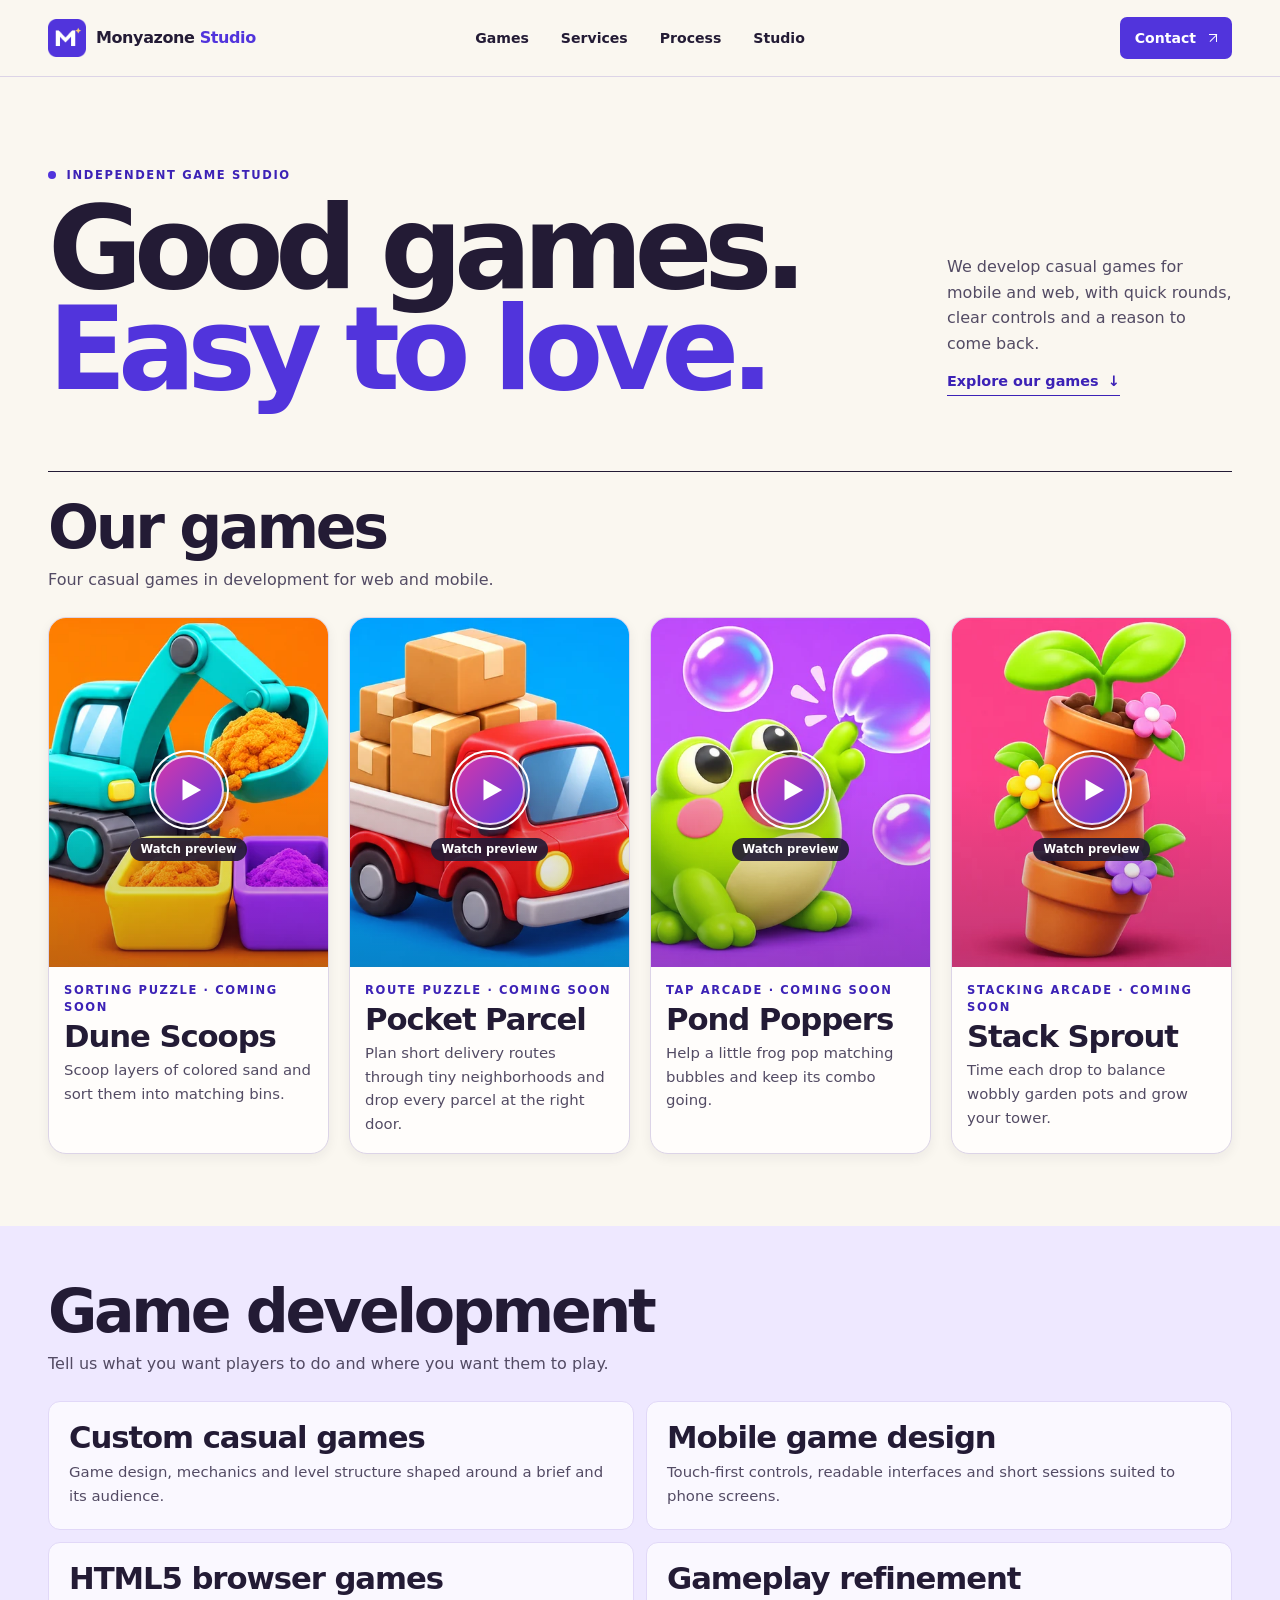
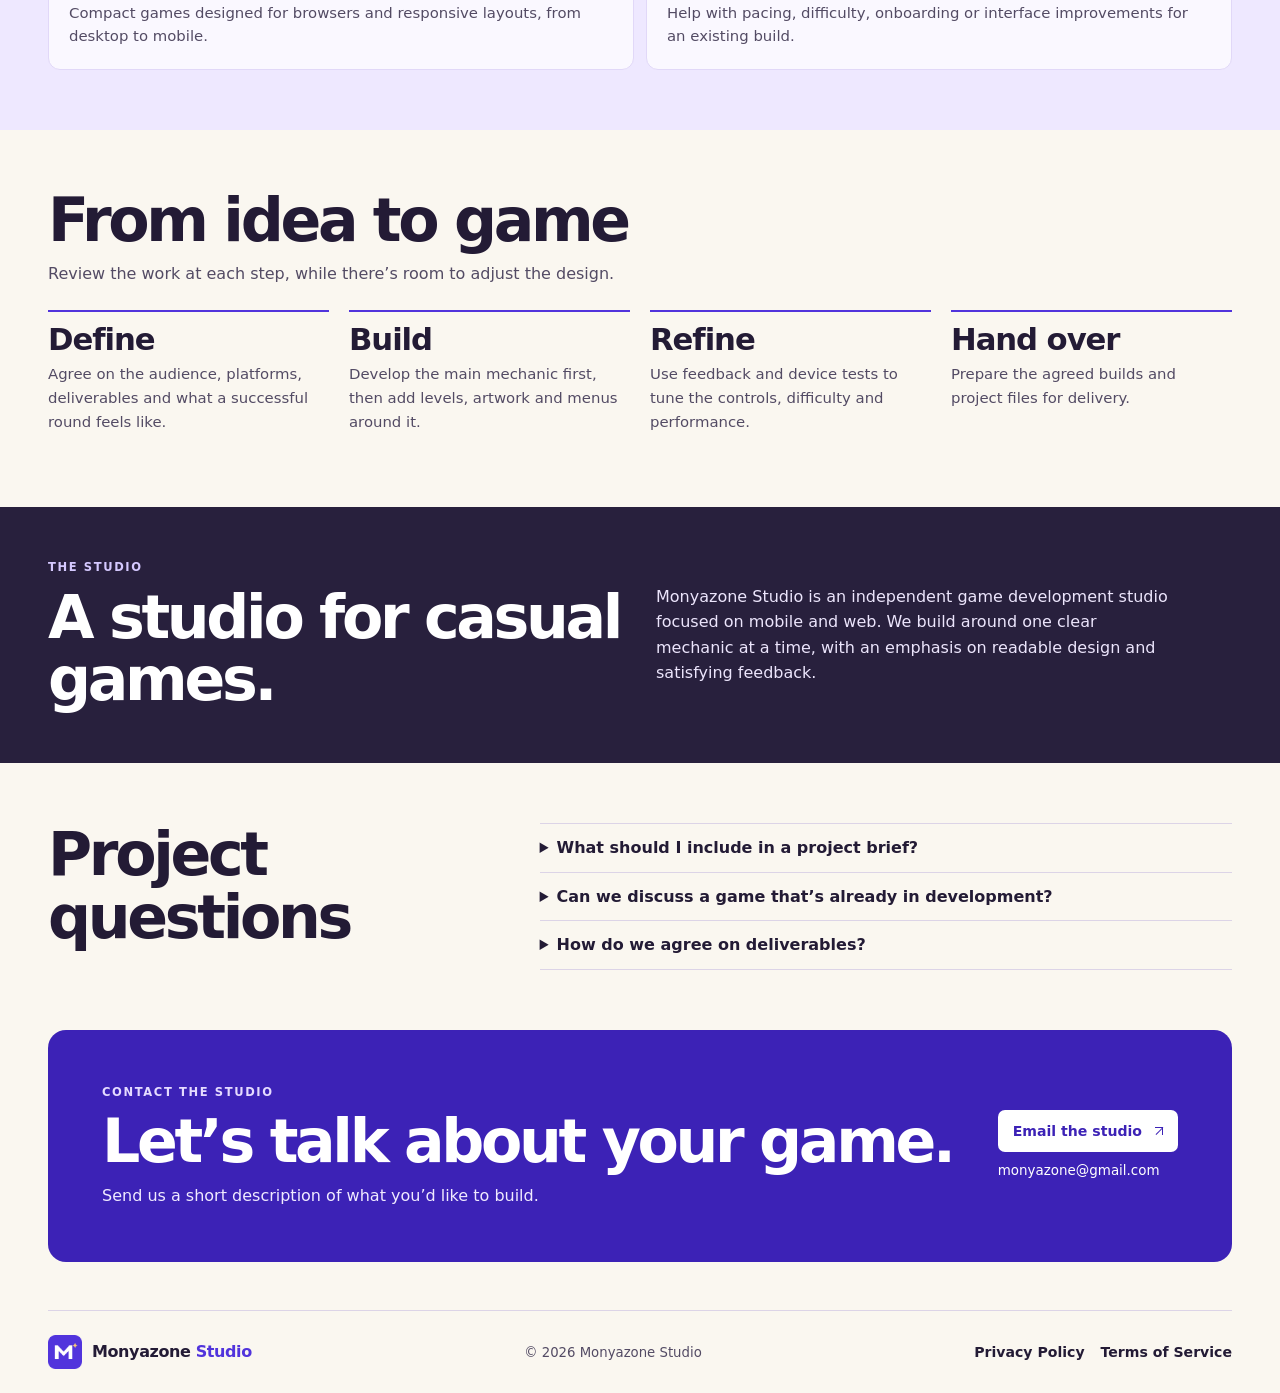
<file: index.html>
<!doctype html>
<html lang="en">
<head>
  <meta charset="utf-8">
  <meta name="viewport" content="width=device-width, initial-scale=1">
  <title>Monyazone Studio | Independent Casual Game Development</title>
  <meta name="description" content="Monyazone Studio develops casual games for mobile and web. Explore our game lineup and how we work.">
  <meta name="theme-color" content="#faf7f0">
  <meta property="og:title" content="Monyazone Studio | Independent Casual Game Development">
  <meta property="og:description" content="A studio for casual games on mobile and web.">
 <meta name="facebook-domain-verification" content="aptbj2brbmfy149lkk8pyf4sy43cbi" />
  <meta property="og:image" content="https://monyazone.github.io/assets/game-lineup.webp">
  <meta property="og:url" content="https://monyazone.github.io/">
  <link rel="canonical" href="https://monyazone.github.io/">
  <link rel="icon" href="assets/monyazone-mark.png" type="image/png">
  <link rel="stylesheet" href="assets/site.css">
  <style>
    .game {
      overflow: hidden;
      border: 1px solid var(--line);
      border-radius: 18px;
      background: #fffdfb;
      box-shadow: 0 4px 12px #231b3510;
    }
    .game > :is(.eyebrow, h3, p:last-child) { margin-inline: 15px; }
    .game > p:last-child { margin-bottom: 16px; }
    .game-preview {
      position: relative;
      display: grid;
      place-items: center;
      width: 100%;
      padding: 0;
      border: 0;
      cursor: pointer;
      aspect-ratio: 4 / 5;
      overflow: hidden;
      background: var(--pale);
    }
    .game .game-preview img {
      position: absolute;
      inset: 0;
      height: 100%;
      border-radius: 0;
    }
    .game-preview::before {
      position: absolute;
      inset: 0;
      z-index: 1;
      background: linear-gradient(transparent 45%, #1b123441);
      content: "";
    }
    .preview-action {
      position: relative;
      z-index: 2;
      display: grid;
      justify-items: center;
      gap: 13px;
      margin-top: 32px;
    }
    .preview-play {
      position: relative;
      display: grid;
      place-items: center;
      width: clamp(48px, 6vw, 70px);
      aspect-ratio: 1;
      border: 2px solid #ffffffc9;
      border-radius: 50%;
      background: linear-gradient(135deg, #d438aa, #6038df);
      box-shadow: 0 5px 22px #25064a88;
      transition: transform 180ms ease;
    }
    .preview-play::before {
      position: absolute;
      inset: -7px;
      border: 2px solid #fff;
      border-radius: inherit;
      content: "";
      animation: preview-pulse 2.6s ease-out infinite;
    }
    .game:nth-child(even) .preview-play::before { animation-delay: -1.3s; }
    .preview-play::after {
      width: 34%;
      aspect-ratio: 1;
      margin-left: 7%;
      background: white;
      clip-path: polygon(13% 3%, 96% 50%, 13% 97%);
      content: "";
    }
    .preview-label {
      padding: 4px 10px;
      border-radius: 999px;
      color: white;
      background: #231b35e8;
      font: 700 .72rem/1.35 var(--body);
    }
    .game-preview:is(:hover, :focus-visible) .preview-play { transform: scale(1.12); }
    .game-preview:focus-visible { outline: 3px solid var(--violet); outline-offset: -4px; }
    @keyframes preview-pulse {
      0% { transform: scale(.94); opacity: .8; }
      58%, 100% { transform: scale(1.42); opacity: 0; }
    }
    @media (prefers-reduced-motion: reduce) {
      .preview-play { transition: none; }
      .preview-play::before { animation: none; opacity: .45; }
      .game-preview:is(:hover, :focus-visible) .preview-play { transform: none; }
    }
    .preview-dialog {
      width: min(26rem, calc(100vw - 24px));
      max-height: calc(100dvh - 24px);
      padding: 0;
      color: var(--ink);
      border: 1px solid #ffffff9c;
      border-radius: 19px;
      background: #fffdfb;
      box-shadow: 0 20px 65px #0a1008a3;
    }
    .preview-dialog::backdrop {
      background: #0e1914a8;
      backdrop-filter: blur(6px);
    }
    body:has(.preview-dialog[open]) { overflow: hidden; }
    .preview-screen {
      position: relative;
      height: min(75dvh, 41rem);
      background: #101713;
    }
    .preview-dialog video {
      display: block;
      width: 100%;
      height: 100%;
      object-fit: contain;
    }
    .preview-dialog video[hidden] { display: none; }
    .preview-close {
      position: absolute;
      z-index: 2;
      top: 10px;
      right: 10px;
    }
    .preview-close button {
      display: grid;
      place-items: center;
      width: 42px;
      aspect-ratio: 1;
      padding: 0;
      border: 1px solid #ffffff8c;
      border-radius: 50%;
      color: #fff;
      background: #182a22dc;
      font: 400 1.5rem/1 var(--body);
      cursor: pointer;
    }
    .preview-close button:hover { background: #354739; }
    .preview-close button:focus-visible { outline: 2px solid white; outline-offset: 2px; }
    .preview-status {
      position: absolute;
      inset: 50% 20px auto;
      margin: 0;
      transform: translateY(-50%);
      color: white;
      text-align: center;
    }
    .preview-details { padding: 13px 16px 16px; }
    .preview-details h2 { margin: 4px 0 6px; font-size: 1.35rem; }
    .preview-details .preview-description { color: var(--soft); font-size: .9rem; }
  </style>
</head>
<body>
  <a class="skip" href="#main">Skip to content</a>
  <header class="site-header">
    <div class="wrap header-inner">
      <a class="brand" href="index.html"><img src="assets/monyazone-mark.png" width="38" height="38" alt=""><span>Monyazone <strong>Studio</strong></span></a>
      <nav aria-label="Main navigation">
        <a href="#projects">Games</a><a href="#services">Services</a><a href="#process">Process</a><a href="#studio">Studio</a>
      </nav>
      <a class="button primary header-cta" href="#contact">Contact <span class="arrow" aria-hidden="true"></span></a>
    </div>
  </header>
  <main id="main">
    <section class="wrap hero" aria-labelledby="welcome">
      <div>
        <p class="eyebrow"><span class="dot"></span> Independent game studio</p>
        <h1 id="welcome">Good games.<br><em>Easy to love.</em></h1>
      </div>
      <div class="hero-aside">
        <p>We develop casual games for mobile and web, with quick rounds, clear controls and a reason to come back.</p>
        <a class="text-link" href="#projects">Explore our games <span aria-hidden="true">↓</span></a>
      </div>
    </section>
    <section class="wrap games" id="projects" aria-labelledby="games-title">
      <div class="section-heading">
        <h2 id="games-title">Our games</h2>
        <p>Four casual games in development for web and mobile.</p>
      </div>
      <div class="game-grid">
        <article class="game">
          <button class="game-preview" type="button" data-preview="dune-scoops" aria-haspopup="dialog" aria-label="Dune Scoops gameplay preview">
            <img src="assets/dune-scoops.webp" width="512" height="512" alt="A turquoise scoop lifting orange sand">
            <span class="preview-action" aria-hidden="true">
              <span class="preview-play"></span>
              <span class="preview-label">Watch preview</span>
            </span>
          </button>
          <p class="eyebrow">Sorting puzzle · Coming Soon</p><h3>Dune Scoops</h3>
          <p>Scoop layers of colored sand and sort them into matching bins.</p>
        </article>
        <article class="game">
          <button class="game-preview" type="button" data-preview="pocket-parcel" aria-haspopup="dialog" aria-label="Pocket Parcel gameplay preview">
            <img src="assets/pocket-parcel.webp" width="512" height="512" alt="A red delivery truck carrying cardboard boxes">
            <span class="preview-action" aria-hidden="true">
              <span class="preview-play"></span>
              <span class="preview-label">Watch preview</span>
            </span>
          </button>
          <p class="eyebrow">Route puzzle · Coming Soon</p><h3>Pocket Parcel</h3>
          <p>Plan short delivery routes through tiny neighborhoods and drop every parcel at the right door.</p>
        </article>
        <article class="game">
          <button class="game-preview" type="button" data-preview="pond-poppers" aria-haspopup="dialog" aria-label="Pond Poppers gameplay preview">
            <img src="assets/pond-poppers.webp" width="512" height="512" alt="A green frog reaching for floating bubbles">
            <span class="preview-action" aria-hidden="true">
              <span class="preview-play"></span>
              <span class="preview-label">Watch preview</span>
            </span>
          </button>
          <p class="eyebrow">Tap arcade · Coming Soon</p><h3>Pond Poppers</h3>
          <p>Help a little frog pop matching bubbles and keep its combo going.</p>
        </article>
        <article class="game">
          <button class="game-preview" type="button" data-preview="stack-sprout" aria-haspopup="dialog" aria-label="Stack Sprout gameplay preview">
            <img src="assets/stack-sprout.webp" width="512" height="512" alt="A stack of terracotta flower pots topped with a seedling">
            <span class="preview-action" aria-hidden="true">
              <span class="preview-play"></span>
              <span class="preview-label">Watch preview</span>
            </span>
          </button>
          <p class="eyebrow">Stacking arcade · Coming Soon</p><h3>Stack Sprout</h3>
          <p>Time each drop to balance wobbly garden pots and grow your tower.</p>
        </article>
      </div>
    </section>
    <section class="services" id="services" aria-labelledby="services-title">
      <div class="wrap">
        <div class="section-heading">
          <h2 id="services-title">Game development</h2>
          <p>Tell us what you want players to do and where you want them to play.</p>
        </div>
        <div class="services-grid">
          <article><h3>Custom casual games</h3><p>Game design, mechanics and level structure shaped around a brief and its audience.</p></article>
          <article><h3>Mobile game design</h3><p>Touch-first controls, readable interfaces and short sessions suited to phone screens.</p></article>
          <article><h3>HTML5 browser games</h3><p>Compact games designed for browsers and responsive layouts, from desktop to mobile.</p></article>
          <article><h3>Gameplay refinement</h3><p>Help with pacing, difficulty, onboarding or interface improvements for an existing build.</p></article>
        </div>
      </div>
    </section>
    <section class="wrap process" id="process" aria-labelledby="process-title">
      <div class="section-heading"><h2 id="process-title">From idea to game</h2><p>Review the work at each step, while there’s room to adjust the design.</p></div>
      <ol class="process-list">
        <li><h3>Define</h3><p>Agree on the audience, platforms, deliverables and what a successful round feels like.</p></li>
        <li><h3>Build</h3><p>Develop the main mechanic first, then add levels, artwork and menus around it.</p></li>
        <li><h3>Refine</h3><p>Use feedback and device tests to tune the controls, difficulty and performance.</p></li>
        <li><h3>Hand over</h3><p>Prepare the agreed builds and project files for delivery.</p></li>
      </ol>
    </section>
    <section class="studio" id="studio" aria-labelledby="studio-title">
      <div class="wrap studio-inner">
        <div><p class="eyebrow">The studio</p><h2 id="studio-title">A studio for casual games.</h2></div>
        <p>Monyazone Studio is an independent game development studio focused on mobile and web. We build around one clear mechanic at a time, with an emphasis on readable design and satisfying feedback.</p>
      </div>
    </section>
    <section class="wrap faq" aria-labelledby="faq-title">
      <h2 id="faq-title">Project questions</h2>
      <div>
        <details><summary>What should I include in a project brief?</summary><p>Share the idea, audience, target platform and any dates you’re working toward. References and existing project files can help define the scope.</p></details>
        <details><summary>Can we discuss a game that’s already in development?</summary><p>Yes. Tell us what’s already built, what you’d like to improve and which tools the project uses.</p></details>
        <details><summary>How do we agree on deliverables?</summary><p>We discuss the build formats, source files, responsibilities and review dates before work begins.</p></details>
      </div>
    </section>
    <section class="wrap contact" id="contact" aria-labelledby="contact-title">
      <div class="contact-panel">
        <div><p class="eyebrow">Contact the studio</p><h2 id="contact-title">Let’s talk about your game.</h2><p>Send us a short description of what you’d like to build.</p></div>
        <div class="contact-action">
          <a class="button light" href="mailto:monyazone@gmail.com">Email the studio <span class="arrow" aria-hidden="true"></span></a>
          <a class="contact-address" href="mailto:monyazone@gmail.com">monyazone@gmail.com</a>
        </div>
      </div>
    </section>
  </main>
  <footer class="wrap footer">
    <a class="brand" href="index.html"><img src="assets/monyazone-mark.png" width="34" height="34" alt=""><span>Monyazone <strong>Studio</strong></span></a>
    <p>© 2026 Monyazone Studio</p>
    <nav aria-label="Legal"><a href="privacy.html">Privacy Policy</a><a href="terms.html">Terms of Service</a></nav>
  </footer>
  <dialog class="preview-dialog" id="game-preview-dialog" aria-labelledby="preview-title">
    <div class="preview-screen">
      <form class="preview-close" method="dialog">
        <button aria-label="Close preview" autofocus>×</button>
      </form>
      <video controls playsinline preload="none" aria-labelledby="preview-title" hidden></video>
      <p class="preview-status" role="status" hidden></p>
    </div>
    <div class="preview-details">
      <p class="eyebrow preview-genre"></p>
      <h2 id="preview-title">Gameplay preview</h2>
      <p class="preview-description"></p>
    </div>
  </dialog>
  <script>
    const previewDialog = document.querySelector("#game-preview-dialog");
    const previewTitle = previewDialog.querySelector("h2");
    const previewVideo = previewDialog.querySelector("video");
    const previewStatus = previewDialog.querySelector(".preview-status");
    const previewGenre = previewDialog.querySelector(".preview-genre");
    const previewDescription = previewDialog.querySelector(".preview-description");
    let activeRequest = 0;
    let videoURL;

    function showStatus(message) {
      previewStatus.textContent = message;
      previewStatus.hidden = !message;
    }

    async function fetchPreviewData(path) {
      const response = await fetch(path);
      if (!response.ok) throw new Error("Preview media is unavailable");
      return response.json();
    }

    async function loadPreviewMedia(slug) {
      try {
        return await fetchPreviewData("assets/" + slug + "-preview.json");
      } catch {
        const fallback = await fetchPreviewData("assets/game-preview-media.json");
        return fallback[slug];
      }
    }

    document.querySelectorAll(".game-preview").forEach((button) => {
      button.addEventListener("click", async () => {
        const request = ++activeRequest;
        const card = button.closest(".game");
        previewTitle.textContent = card.querySelector("h3").textContent;
        previewGenre.textContent = card.querySelector(".eyebrow").textContent.split(" · ")[0];
        previewDescription.textContent = card.querySelector("p:last-child").textContent;
        previewVideo.hidden = true;
        showStatus("Loading preview…");
        previewDialog.showModal();

        try {
          const clip = await loadPreviewMedia(button.dataset.preview);
          if (request !== activeRequest || !previewDialog.open) return;
          const bytes = Uint8Array.from(atob(clip.join("")), (character) => character.charCodeAt(0));
          videoURL = URL.createObjectURL(new Blob([bytes], { type: "video/mp4" }));
          previewVideo.src = videoURL;
          previewVideo.muted = true;
          previewVideo.hidden = false;
          showStatus("");
          previewVideo.play().catch(() => {
            // Native controls are still available if autoplay is blocked.
          });
        } catch {
          if (request === activeRequest && previewDialog.open) {
            showStatus("This preview could not be loaded. Close it and try again.");
          }
        }
      });
    });
    previewVideo.addEventListener("error", () => {
      if (previewDialog.open && videoURL) showStatus("This preview could not be played.");
    });
    previewDialog.addEventListener("close", () => {
      ++activeRequest;
      previewVideo.pause();
      previewVideo.removeAttribute("src");
      previewVideo.load();
      if (videoURL) URL.revokeObjectURL(videoURL);
      videoURL = undefined;
    });
  </script>
</body>
</html>
</file>
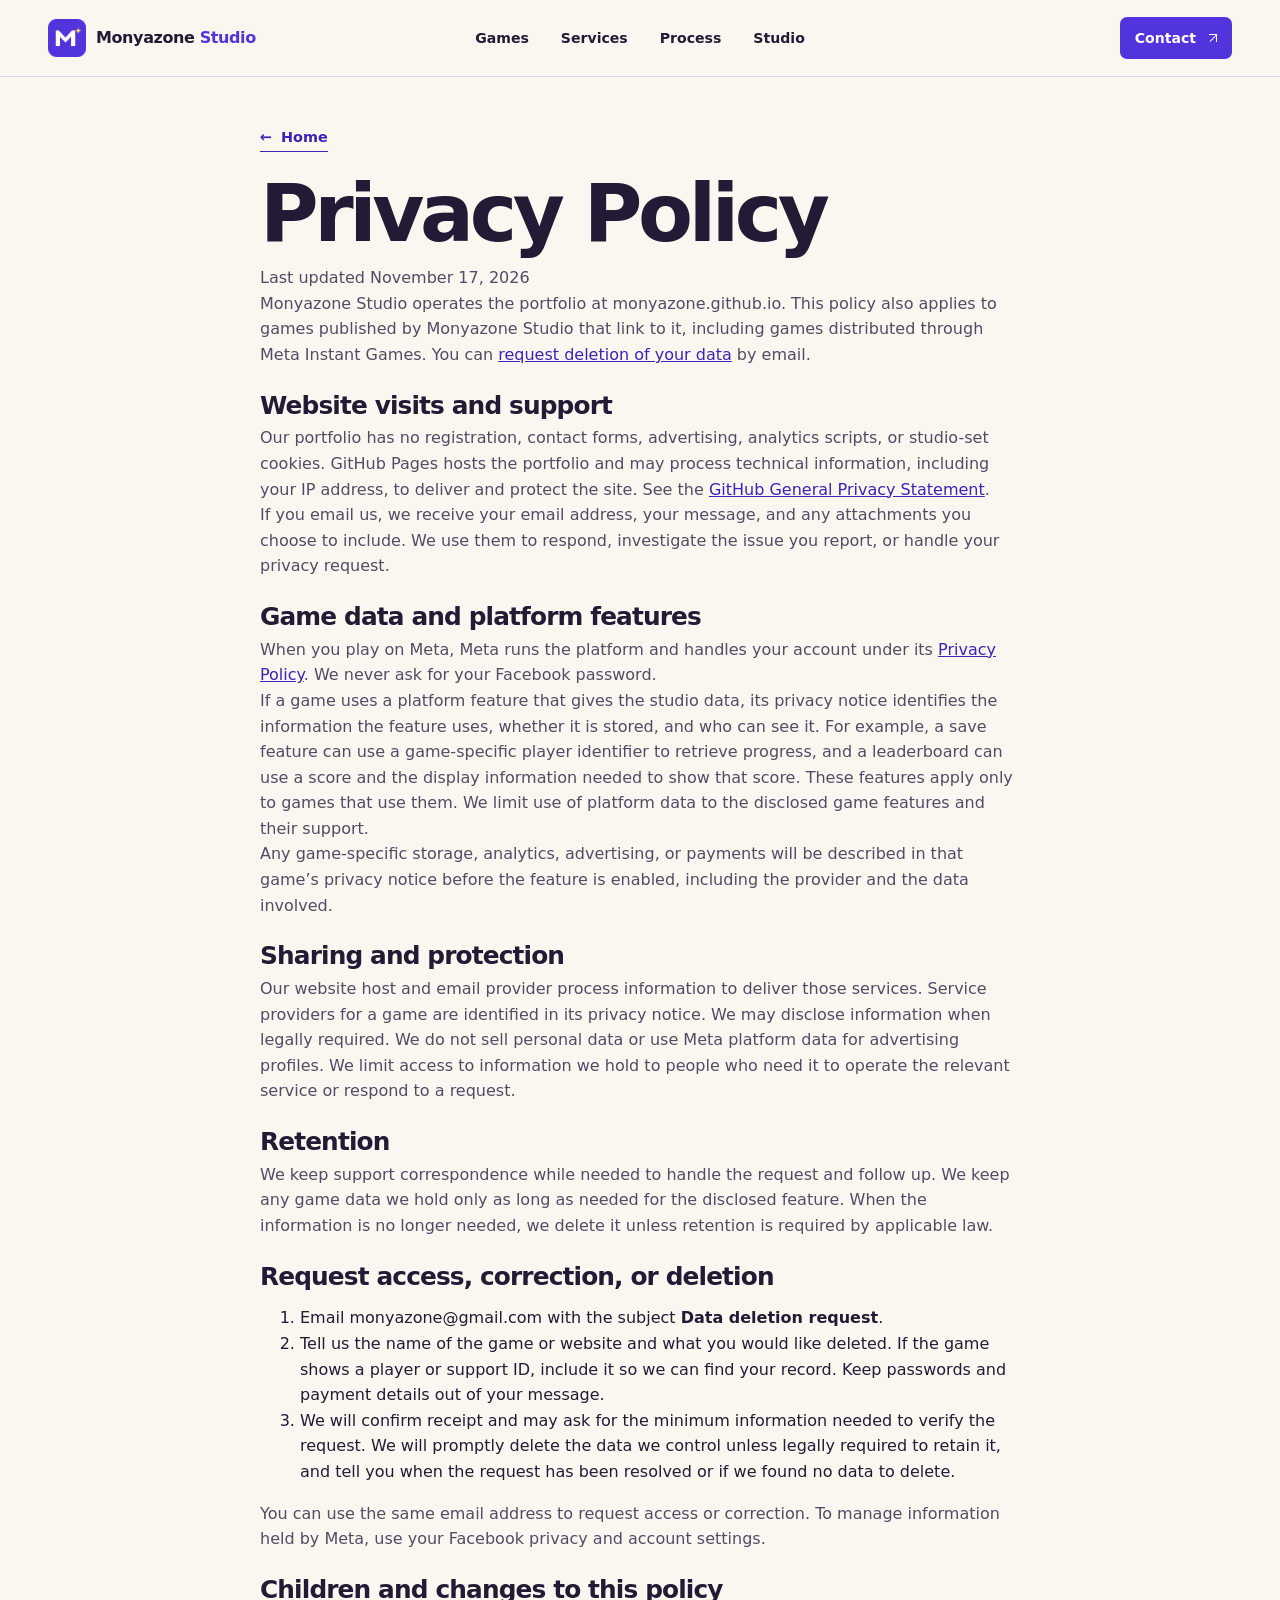
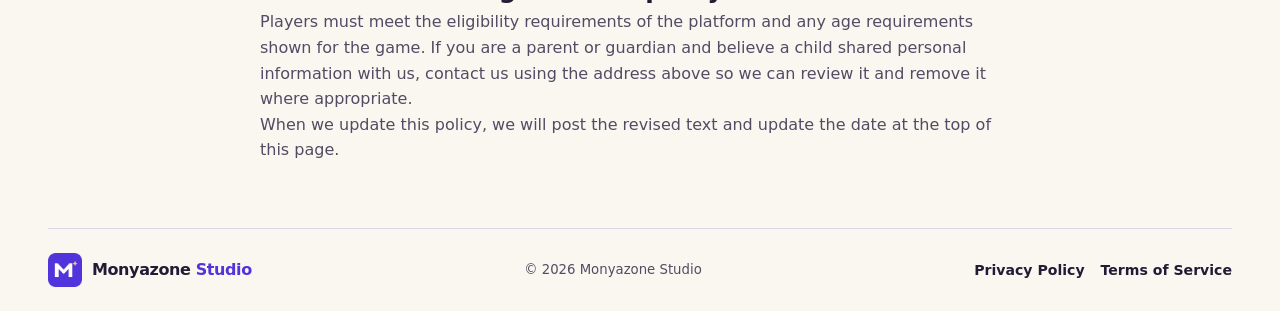
<file: privacy.html>
<!doctype html>
<html lang="en">
<head>
  <meta charset="utf-8">
  <meta name="viewport" content="width=device-width, initial-scale=1">
  <title>Privacy Policy | Monyazone Studio</title>
  <meta name="description" content="How Monyazone Studio handles data for its website and games, including how to request deletion.">
  <link rel="canonical" href="https://monyazone.github.io/privacy.html">
  <link rel="icon" href="assets/monyazone-mark.png" type="image/png">
  <link rel="stylesheet" href="assets/site.css">
</head>
<body>
  <a class="skip" href="#main">Skip to content</a>
  <header class="site-header">
    <div class="wrap header-inner">
      <a class="brand" href="index.html"><img src="assets/monyazone-mark.png" width="38" height="38" alt=""><span>Monyazone <strong>Studio</strong></span></a>
      <nav aria-label="Main navigation">
        <a href="index.html#projects">Games</a><a href="index.html#services">Services</a><a href="index.html#process">Process</a><a href="index.html#studio">Studio</a>
      </nav>
      <a class="button primary header-cta" href="index.html#contact">Contact <span class="arrow" aria-hidden="true"></span></a>
    </div>
  </header>
  <main class="wrap legal" id="main">
    <a class="text-link" href="index.html"><span aria-hidden="true">←</span> Home</a>
    <h1>Privacy Policy</h1>
    <p>Last updated November 17, 2026</p>
    <p>Monyazone Studio operates the portfolio at monyazone.github.io. This policy also applies to games published by Monyazone Studio that link to it, including games distributed through Meta Instant Games. You can <a href="#data-deletion">request deletion of your data</a> by email.</p>

    <h2>Website visits and support</h2>
    <p>Our portfolio has no registration, contact forms, advertising, analytics scripts, or studio-set cookies. GitHub Pages hosts the portfolio and may process technical information, including your IP address, to deliver and protect the site. See the <a href="https://docs.github.com/en/site-policy/privacy-policies/github-general-privacy-statement">GitHub General Privacy Statement</a>.</p>
    <p>If you email us, we receive your email address, your message, and any attachments you choose to include. We use them to respond, investigate the issue you report, or handle your privacy request.</p>

    <h2>Game data and platform features</h2>
    <p>When you play on Meta, Meta runs the platform and handles your account under its <a href="https://www.facebook.com/privacy/policy/">Privacy Policy</a>. We never ask for your Facebook password.</p>
    <p>If a game uses a platform feature that gives the studio data, its privacy notice identifies the information the feature uses, whether it is stored, and who can see it. For example, a save feature can use a game-specific player identifier to retrieve progress, and a leaderboard can use a score and the display information needed to show that score. These features apply only to games that use them. We limit use of platform data to the disclosed game features and their support.</p>
    <p>Any game-specific storage, analytics, advertising, or payments will be described in that game’s privacy notice before the feature is enabled, including the provider and the data involved.</p>

    <h2>Sharing and protection</h2>
    <p>Our website host and email provider process information to deliver those services. Service providers for a game are identified in its privacy notice. We may disclose information when legally required. We do not sell personal data or use Meta platform data for advertising profiles. We limit access to information we hold to people who need it to operate the relevant service or respond to a request.</p>

    <h2>Retention</h2>
    <p>We keep support correspondence while needed to handle the request and follow up. We keep any game data we hold only as long as needed for the disclosed feature. When the information is no longer needed, we delete it unless retention is required by applicable law.</p>

    <h2 id="data-deletion">Request access, correction, or deletion</h2>
    <ol>
      <li>Email <a href="mailto:monyazone@gmail.com?subject=Data%20deletion%20request">monyazone@gmail.com</a> with the subject <strong>Data deletion request</strong>.</li>
      <li>Tell us the name of the game or website and what you would like deleted. If the game shows a player or support ID, include it so we can find your record. Keep passwords and payment details out of your message.</li>
      <li>We will confirm receipt and may ask for the minimum information needed to verify the request. We will promptly delete the data we control unless legally required to retain it, and tell you when the request has been resolved or if we found no data to delete.</li>
    </ol>
    <p>You can use the same email address to request access or correction. To manage information held by Meta, use your Facebook privacy and account settings.</p>

    <h2>Children and changes to this policy</h2>
    <p>Players must meet the eligibility requirements of the platform and any age requirements shown for the game. If you are a parent or guardian and believe a child shared personal information with us, contact us using the address above so we can review it and remove it where appropriate.</p>
    <p>When we update this policy, we will post the revised text and update the date at the top of this page.</p>
  </main>
  <footer class="wrap footer">
    <a class="brand" href="index.html"><img src="assets/monyazone-mark.png" width="34" height="34" alt=""><span>Monyazone <strong>Studio</strong></span></a>
    <p>© 2026 Monyazone Studio</p>
    <nav aria-label="Legal"><a href="privacy.html">Privacy Policy</a><a href="terms.html">Terms of Service</a></nav>
  </footer>
</body>
</html>
</file>
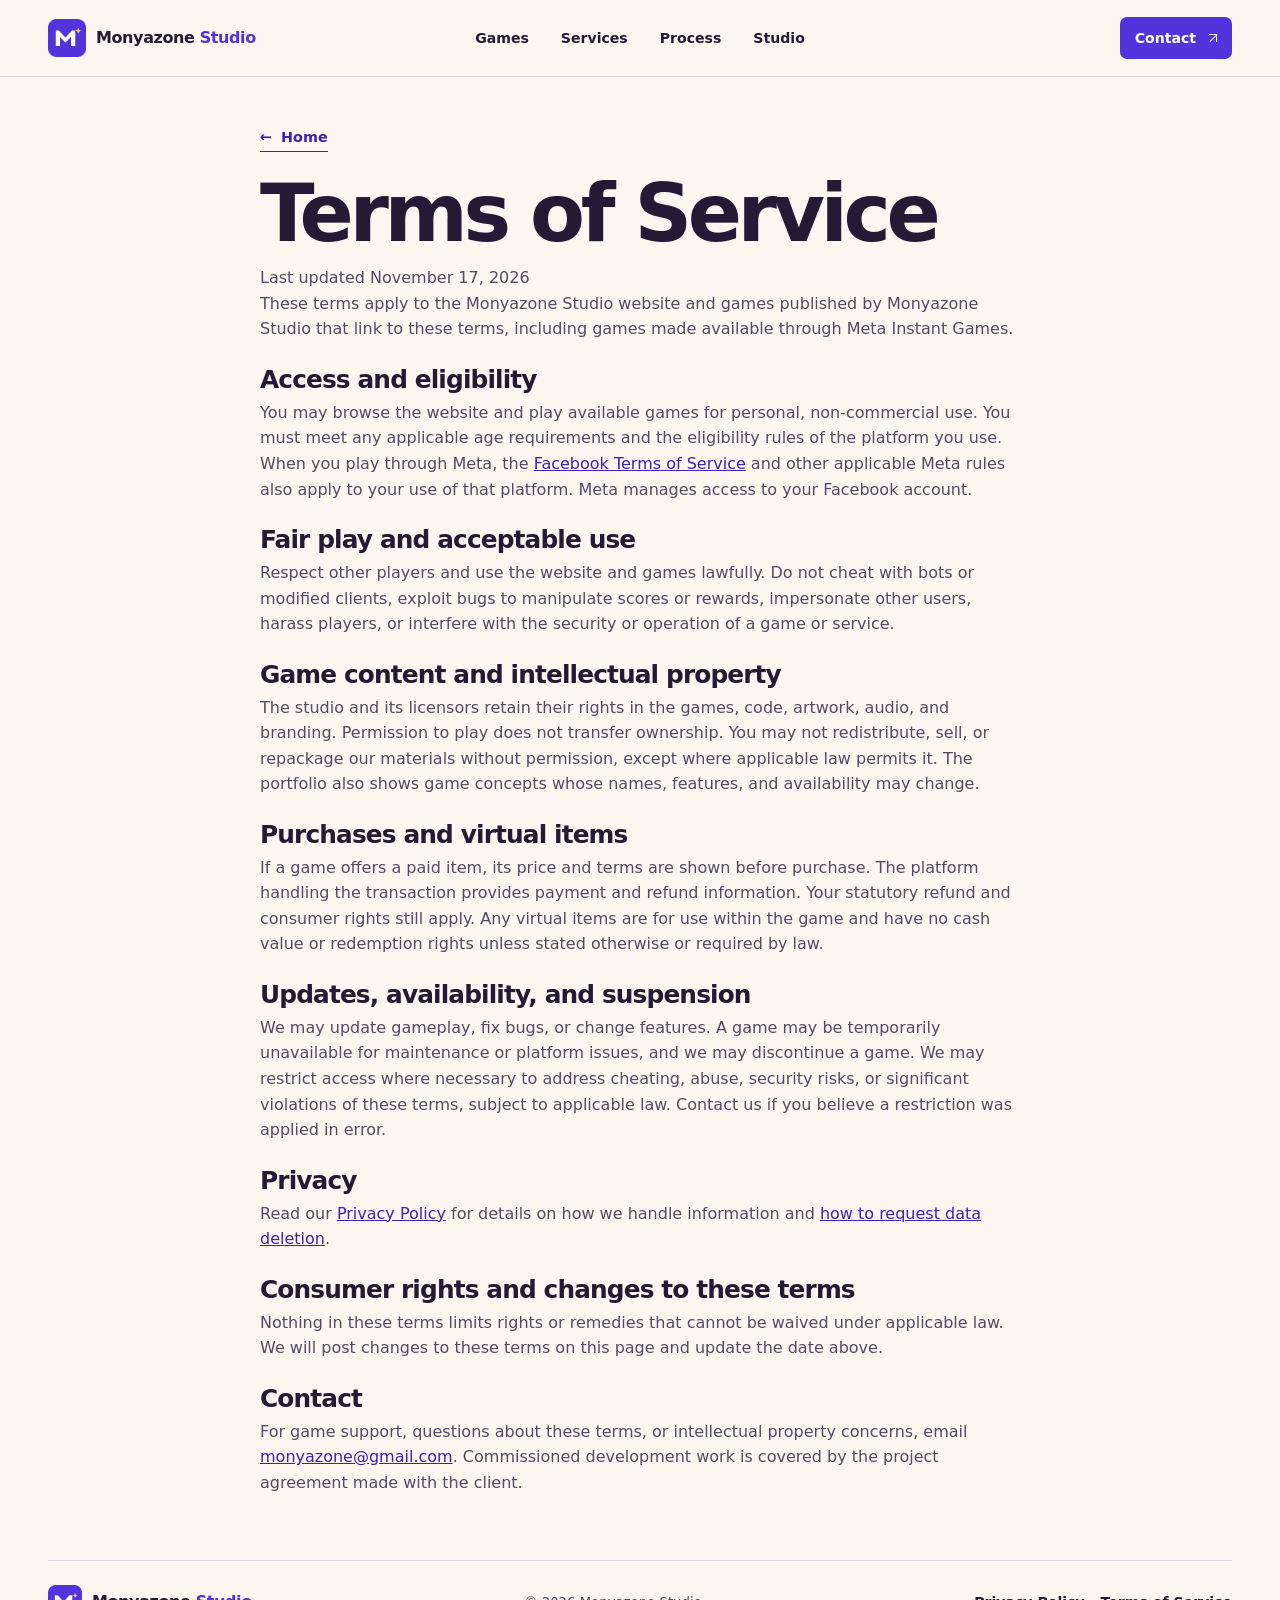
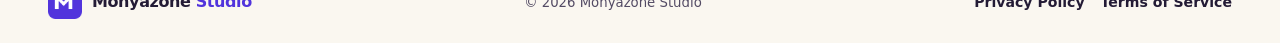
<file: terms.html>
<!doctype html>
<html lang="en">
<head>
  <meta charset="utf-8">
  <meta name="viewport" content="width=device-width, initial-scale=1">
  <title>Terms of Service | Monyazone Studio</title>
  <meta name="description" content="Terms for the Monyazone Studio website and games, including titles available through Meta Instant Games.">
  <link rel="canonical" href="https://monyazone.github.io/terms.html">
  <link rel="icon" href="assets/monyazone-mark.png" type="image/png">
  <link rel="stylesheet" href="assets/site.css">
</head>
<body>
  <a class="skip" href="#main">Skip to content</a>
  <header class="site-header">
    <div class="wrap header-inner">
      <a class="brand" href="index.html"><img src="assets/monyazone-mark.png" width="38" height="38" alt=""><span>Monyazone <strong>Studio</strong></span></a>
      <nav aria-label="Main navigation">
        <a href="index.html#projects">Games</a><a href="index.html#services">Services</a><a href="index.html#process">Process</a><a href="index.html#studio">Studio</a>
      </nav>
      <a class="button primary header-cta" href="index.html#contact">Contact <span class="arrow" aria-hidden="true"></span></a>
    </div>
  </header>
  <main class="wrap legal" id="main">
    <a class="text-link" href="index.html"><span aria-hidden="true">←</span> Home</a>
    <h1>Terms of Service</h1>
    <p>Last updated November 17, 2026</p>
    <p>These terms apply to the Monyazone Studio website and games published by Monyazone Studio that link to these terms, including games made available through Meta Instant Games.</p>

    <h2>Access and eligibility</h2>
    <p>You may browse the website and play available games for personal, non-commercial use. You must meet any applicable age requirements and the eligibility rules of the platform you use. When you play through Meta, the <a href="https://www.facebook.com/terms.php">Facebook Terms of Service</a> and other applicable Meta rules also apply to your use of that platform. Meta manages access to your Facebook account.</p>

    <h2>Fair play and acceptable use</h2>
    <p>Respect other players and use the website and games lawfully. Do not cheat with bots or modified clients, exploit bugs to manipulate scores or rewards, impersonate other users, harass players, or interfere with the security or operation of a game or service.</p>

    <h2>Game content and intellectual property</h2>
    <p>The studio and its licensors retain their rights in the games, code, artwork, audio, and branding. Permission to play does not transfer ownership. You may not redistribute, sell, or repackage our materials without permission, except where applicable law permits it. The portfolio also shows game concepts whose names, features, and availability may change.</p>

    <h2>Purchases and virtual items</h2>
    <p>If a game offers a paid item, its price and terms are shown before purchase. The platform handling the transaction provides payment and refund information. Your statutory refund and consumer rights still apply. Any virtual items are for use within the game and have no cash value or redemption rights unless stated otherwise or required by law.</p>

    <h2>Updates, availability, and suspension</h2>
    <p>We may update gameplay, fix bugs, or change features. A game may be temporarily unavailable for maintenance or platform issues, and we may discontinue a game. We may restrict access where necessary to address cheating, abuse, security risks, or significant violations of these terms, subject to applicable law. Contact us if you believe a restriction was applied in error.</p>

    <h2>Privacy</h2>
    <p>Read our <a href="privacy.html">Privacy Policy</a> for details on how we handle information and <a href="privacy.html#data-deletion">how to request data deletion</a>.</p>

    <h2>Consumer rights and changes to these terms</h2>
    <p>Nothing in these terms limits rights or remedies that cannot be waived under applicable law. We will post changes to these terms on this page and update the date above.</p>

    <h2>Contact</h2>
    <p>For game support, questions about these terms, or intellectual property concerns, email <a href="mailto:monyazone@gmail.com">monyazone@gmail.com</a>. Commissioned development work is covered by the project agreement made with the client.</p>
  </main>
  <footer class="wrap footer">
    <a class="brand" href="index.html"><img src="assets/monyazone-mark.png" width="34" height="34" alt=""><span>Monyazone <strong>Studio</strong></span></a>
    <p>© 2026 Monyazone Studio</p>
    <nav aria-label="Legal"><a href="privacy.html">Privacy Policy</a><a href="terms.html">Terms of Service</a></nav>
  </footer>
</body>
</html>
</file>
<file: assets/site.css>
:root {
  color-scheme:light;
  --paper:#faf7f0;
  --ink:#231b35;
  --soft:#534b64;
  --violet:#5134dc;
  --dark-violet:#3c22b6;
  --pale:#eee8ff;
  --line:#dcd4e7;
  --head:"Bricolage Grotesque","Trebuchet MS",system-ui,sans-serif;
  --body:"Inter",system-ui,sans-serif;
}
* { box-sizing:border-box; }
html { scroll-behavior:smooth; }
body { margin:0; color:var(--ink); background:var(--paper); font:400 1rem/1.6 var(--body); }
h1,h2,h3,p { margin:0; }
h1,h2,h3 { font-family:var(--head); line-height:1.04; letter-spacing:-.055em; }
h2 { font-size:clamp(2.15rem,4.7vw,4.25rem); }
h3 { font-size:clamp(1.35rem,2.4vw,2rem); letter-spacing:-.035em; }
a { color:inherit; text-decoration:none; }
a:hover { color:var(--violet); }
img { display:block; max-width:100%; }
a:focus-visible,summary:focus-visible { outline:2px solid var(--violet); outline-offset:4px; }
.wrap { width:min(100% - 96px,1200px); margin-inline:auto; }
.skip { position:fixed; top:10px; left:10px; z-index:10; padding:8px 15px; transform:translateY(-180%); background:#fff; }
.skip:focus { transform:none; }
.site-header { border-bottom:1px solid var(--line); }
.header-inner { min-height:76px; display:grid; grid-template-columns:1fr auto 1fr; align-items:center; gap:20px; }
.brand { display:inline-flex; align-items:center; gap:10px; width:max-content; font:750 1rem/1 var(--head); letter-spacing:-.025em; }
.brand strong { color:var(--violet); }
nav { display:flex; align-items:center; gap:clamp(14px,2.5vw,34px); font-weight:600; font-size:.88rem; }
.button { display:inline-flex; width:max-content; max-width:100%; align-items:center; justify-content:center; gap:13px; padding:9px 15px; min-height:42px; border-radius:7px; font-size:.88rem; font-weight:700; }
.primary { color:#fff; background:var(--violet); }
.primary:hover { background:var(--dark-violet); color:#fff; }
.header-cta { justify-self:end; }
.arrow { position:relative; flex:none; width:8px; height:8px; border-top:1px solid currentColor; border-right:1px solid currentColor; }
.arrow::after { content:""; position:absolute; width:10px; height:1px; right:-1px; top:-1px; background:currentColor; transform:rotate(-45deg); transform-origin:right; }
.hero { display:grid; grid-template-columns:minmax(0,1fr) minmax(230px,285px); align-items:end; gap:20px; padding-block:clamp(48px,7vw,92px) clamp(43px,6vw,70px); }
.eyebrow { font-size:.72rem; font-weight:750; line-height:1.5; text-transform:uppercase; letter-spacing:.14em; color:var(--dark-violet); }
.dot { width:8px; height:8px; margin-right:5px; display:inline-block; border-radius:50%; background:var(--violet); }
.hero h1 { margin-block:14px 0; font-size:clamp(4rem,9vw,8.5rem); line-height:.88; letter-spacing:-.075em; }
.hero em { color:var(--violet); font-style:normal; }
.hero-aside { color:var(--soft); padding-bottom:5px; }
.text-link { display:inline-flex; align-items:center; gap:9px; margin-top:13px; padding-bottom:2px; border-bottom:1px solid currentColor; color:var(--dark-violet); font-size:.9rem; font-weight:700; }
.games,.process { padding-block:24px 72px; }
.games { border-top:1px solid var(--ink); }
.section-heading { margin-bottom:24px; }
.section-heading p { color:var(--soft); max-width:56ch; margin-top:9px; }
.game-grid,.services-grid,.process-list { display:grid; grid-template-columns:repeat(4,minmax(0,1fr)); gap:20px; }
.game img { aspect-ratio:1; object-fit:cover; width:100%; height:auto; border-radius:19%; background:var(--pale); }
.game .eyebrow { margin-top:15px; }
.game h3 { margin-block:5px 6px; }
.game > p:last-child,.services-grid p,.process-list p { color:var(--soft); font-size:.93rem; }
.services { background:var(--pale); padding-block:54px 60px; }
.services-grid { grid-template-columns:repeat(2,minmax(0,1fr)); gap:12px; }
.services-grid article { padding:20px; background:#faf8ff; border:1px solid #e1d8f8; border-radius:12px; }
.services-grid h3,.process-list h3 { margin-bottom:7px; }
.process { padding-top:59px; }
.process-list { margin:0; padding:0; list-style:none; }
.process-list li { border-top:2px solid var(--violet); padding-top:12px; }
.studio { background:#28203d; color:#fff; padding-block:52px; }
.studio-inner { display:grid; grid-template-columns:1fr 1fr; gap:32px; align-items:center; }
.studio .eyebrow { color:#d5c9ff; margin-bottom:10px; }
.studio-inner > p { max-width:51ch; color:#ece5fc; }
.faq { display:grid; grid-template-columns:minmax(0,.8fr) minmax(0,1.2fr); gap:30px; padding-block:60px; }
details { border-top:1px solid var(--line); }
details:last-child { border-bottom:1px solid var(--line); }
summary { cursor:pointer; padding:11px 0; font-weight:700; }
details p { color:var(--soft); padding-bottom:12px; }
.contact { padding-bottom:48px; }
.contact-panel { display:flex; align-items:center; justify-content:space-between; gap:20px; padding:clamp(24px,5vw,54px); border-radius:18px; color:#fff; background:var(--dark-violet); }
.contact-panel .eyebrow { color:#e5dbff; margin-bottom:9px; }
.contact-panel p:last-child { color:#f0eaff; margin-top:10px; }
.contact-action { display:grid; justify-items:start; gap:8px; }
.contact-address { color:#fff; overflow-wrap:anywhere; font-size:.84rem; }
.contact-panel a:focus-visible { outline-color:#fff; }
.contact-address:hover { color:#fff; text-decoration:underline; }
.light { color:var(--dark-violet); background:#fff; }
.light:hover { color:var(--dark-violet); background:var(--pale); }
.footer { display:flex; align-items:center; justify-content:space-between; gap:20px; min-height:83px; padding-block:18px; border-top:1px solid var(--line); }
.footer p { font-size:.83rem; color:var(--soft); }
.footer nav { gap:16px; }
.legal { max-width:760px; padding-block:36px 65px; min-height:65vh; }
.legal h1 { font-size:clamp(2.8rem,7vw,5rem); margin:20px 0 10px; }
.legal h2 { font-size:1.55rem; margin:25px 0 7px; letter-spacing:-.035em; }
.legal p { color:var(--soft); }
.legal p a { color:var(--dark-violet); text-decoration:underline; overflow-wrap:anywhere; }
@media (max-width:950px) {
  .wrap { width:calc(100% - 56px); }
  .hero h1 { font-size:clamp(3.65rem,9.4vw,5.4rem); }
}
@media (max-width:740px) {
  .wrap { width:calc(100% - 36px); }
  .header-inner { grid-template-columns:1fr auto; gap:9px; padding-block:10px; }
  .header-inner nav { grid-row:2; grid-column:1/-1; flex-wrap:wrap; }
  .header-cta { grid-row:1; grid-column:2; min-height:36px; padding:7px 10px; }
  .hero,.studio-inner,.faq { grid-template-columns:1fr; gap:17px; }
  .hero h1 { font-size:clamp(3.1rem,12vw,5.5rem); }
  .hero-aside { max-width:38ch; }
  .game-grid,.process-list { grid-template-columns:repeat(2,minmax(0,1fr)); row-gap:26px; }
  .contact-panel,.footer { flex-direction:column; align-items:flex-start; }
}
@media (max-width:390px) {
  .brand { gap:6px; font-size:.93rem; }
  .brand img { width:32px; height:32px; }
  .services-grid { grid-template-columns:1fr; }
  .game-grid { gap:16px; }
  .game .eyebrow { letter-spacing:.07em; }
}
@media (prefers-reduced-motion:reduce) { html { scroll-behavior:auto; } }
</file>
